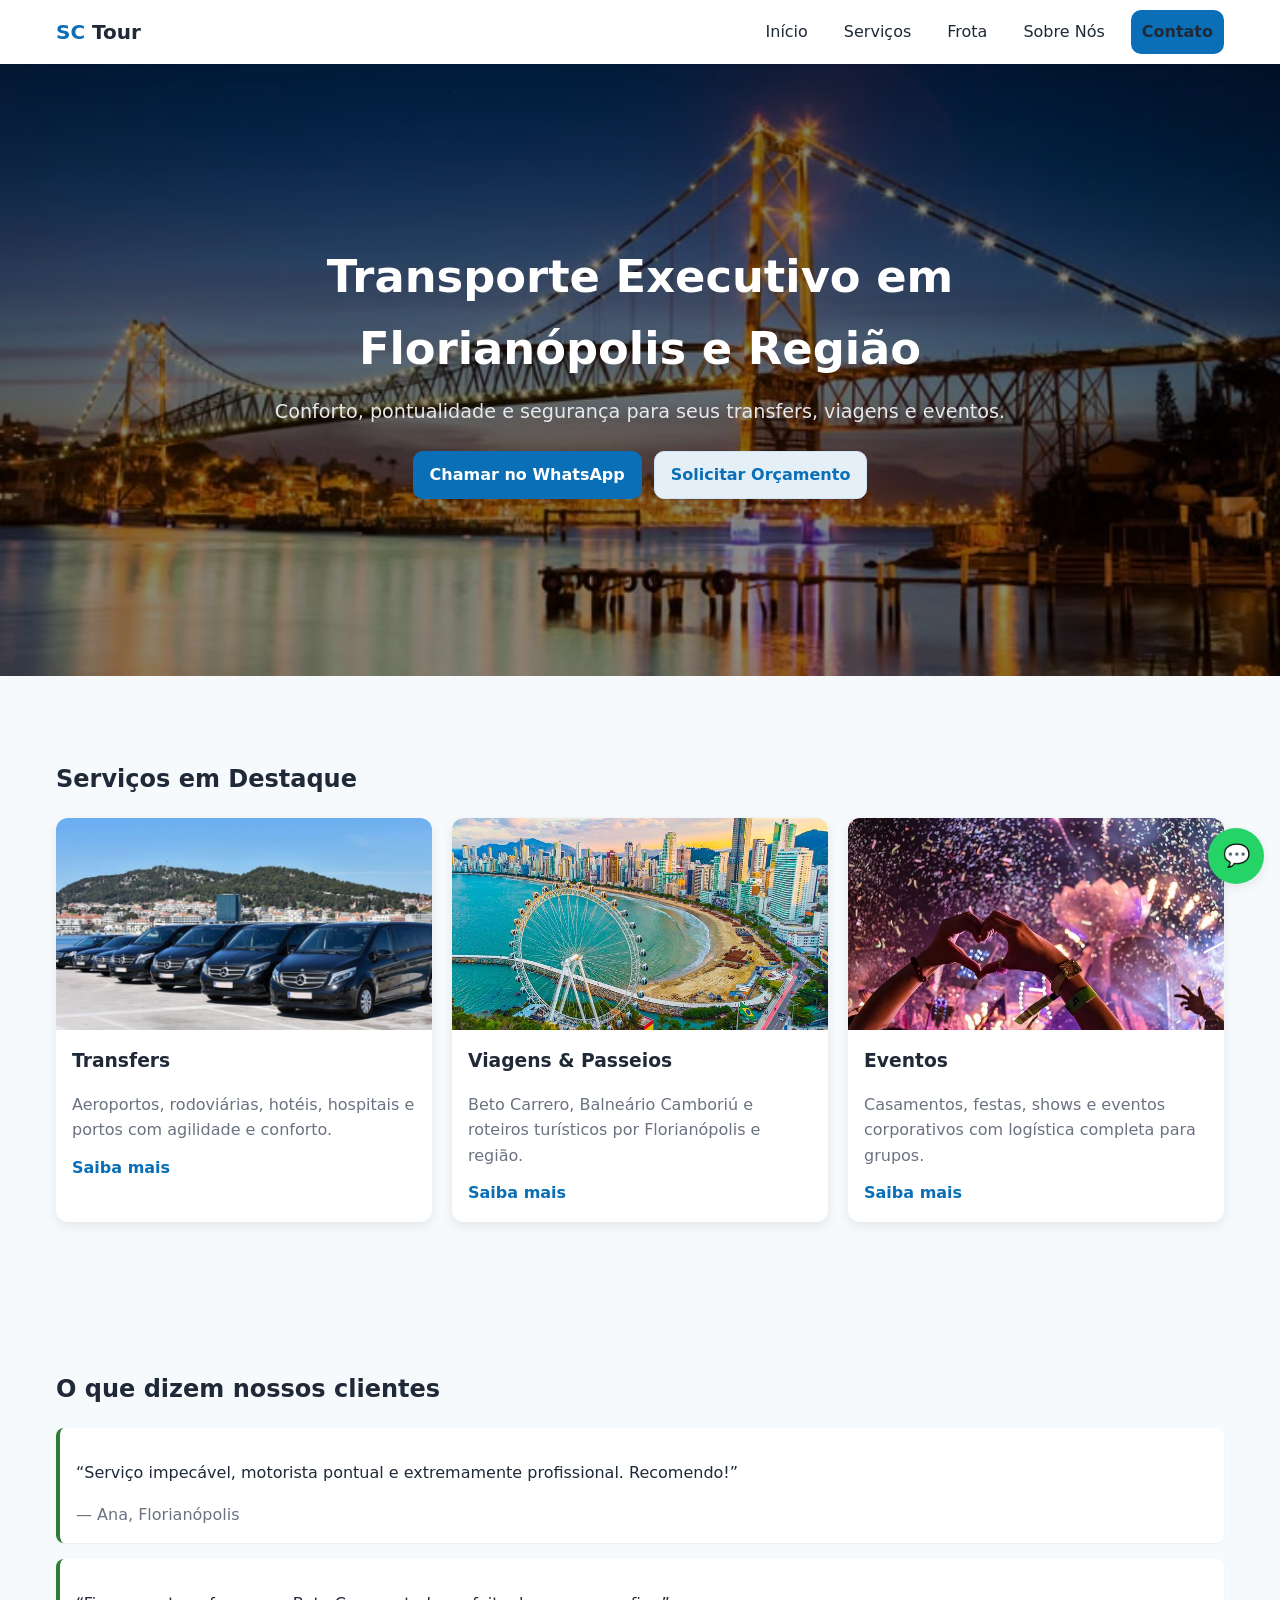
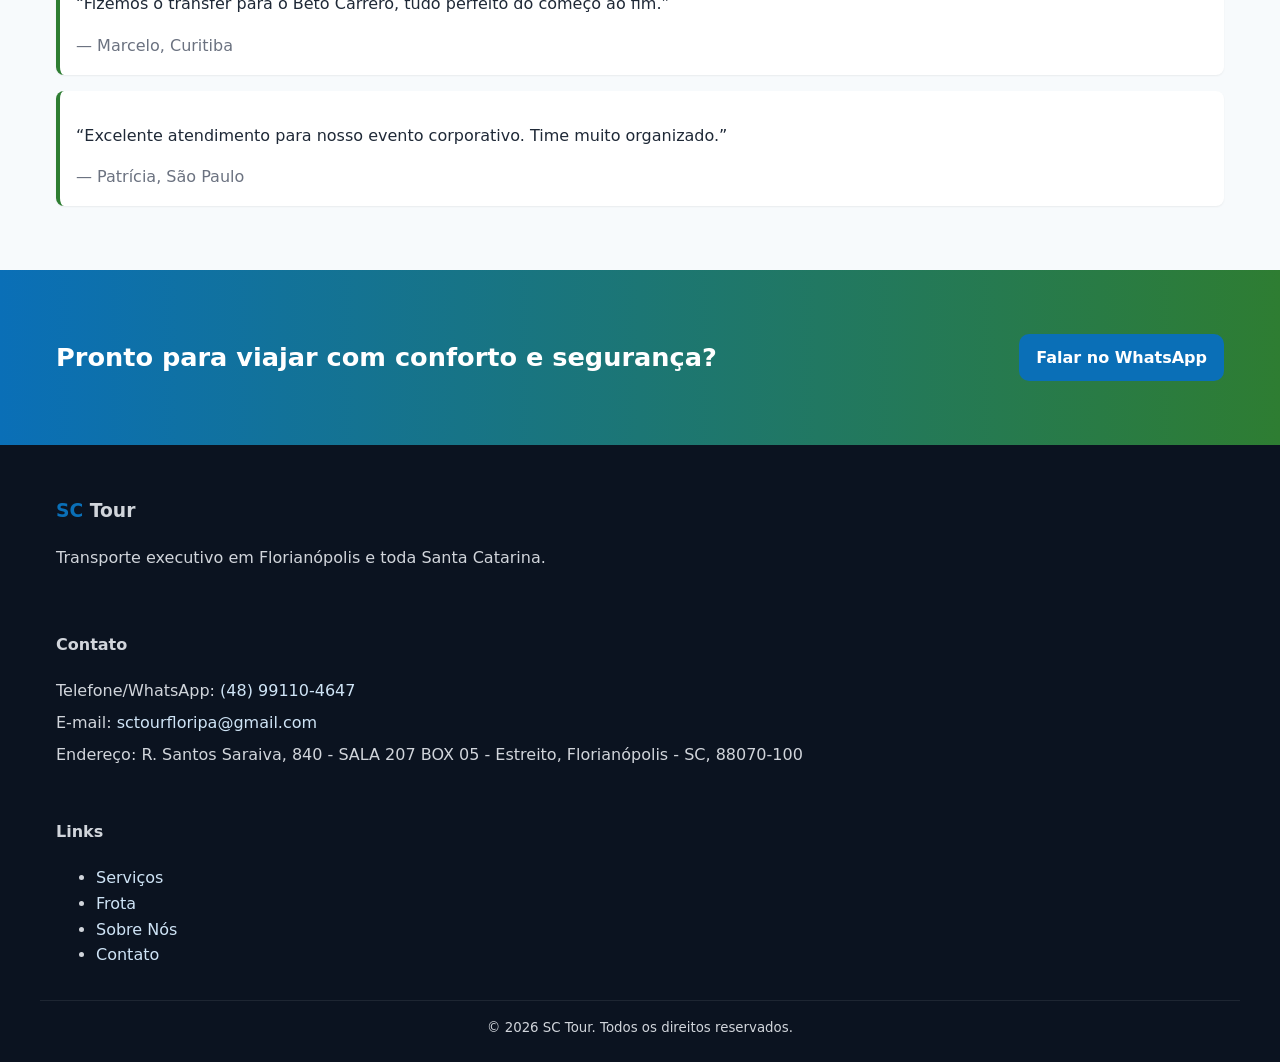
<file: index.html>
<!DOCTYPE html>
<html lang="pt-BR">
<head>
  <meta charset="utf-8" />
  <meta http-equiv="X-UA-Compatible" content="IE=edge" />
  <meta name="viewport" content="width=device-width, initial-scale=1" />
  <title>SC Tour | Transporte Executivo em Florianópolis e Região</title>
  <meta name="description" content="Transporte executivo em Florianópolis e região. Transfers para aeroportos, Beto Carrero, Balneário Camboriú, eventos e passeios. Solicite seu orçamento." />
  <meta name="keywords" content="transporte executivo Florianópolis, transfer Florianópolis, transfer Beto Carreiro, transporte para eventos SC" />
  <link rel="canonical" href="https://sctourfloripa.com.br/" />
  <meta name="format-detection" content="telephone=no" />
  
  <!-- Open Graph -->
  <meta property="og:type" content="website" />
  <meta property="og:title" content="SC Tour | Transporte Executivo em Florianópolis" />
  <meta property="og:description" content="Transfers, viagens e eventos com conforto e segurança. Solicite seu orçamento." />
  <meta property="og:url" content="https://sctourfloripa.com.br/" />
  <meta property="og:image" content="/assets/images/ponte.jpg" />

  <!-- JSON-LD Organization -->
  <script type="application/ld+json">
  {
    "@context": "https://schema.org",
    "@type": "LocalBusiness",
    "name": "SC Tour",
    "image": "assets/images/ponte.jpg",
    "telephone": "+55 48 99110-4647",
    "email": "sctourfloripa@gmail.com",
    "address": {
      "@type": "PostalAddress",
      "streetAddress": "R. Santos Saraiva, 840 - SALA 207 BOX 05",
      "addressLocality": "Florianópolis",
      "addressRegion": "SC",
      "postalCode": "88070-100",
      "addressCountry": "BR"
    },
    "url": "https://sctourfloripa.com.br/",
    "sameAs": []
  }
  </script>

  <link rel="stylesheet" href="assets/css/style.css" />
  <link rel="preload" href="assets/images/ponte.jpg" as="image" />
</head>
<body>
  <header class="site-header">
    <div class="container header-content">
      <a class="logo" href="/"><span>SC</span> Tour</a>
      <nav class="nav" id="primaryNav" aria-label="Principal">
        <button class="nav-toggle" id="navToggle" aria-expanded="false" aria-controls="navMenu">☰</button>
        <ul class="nav-menu" id="navMenu">
          <li><a href="/">Início</a></li>
          <li><a href="servicos.html">Serviços</a></li>
          <li><a href="frota.html">Frota</a></li>
          <li><a href="sobre.html">Sobre Nós</a></li>
          <li><a href="contato.html" class="btn btn-primary">Contato</a></li>
        </ul>
      </nav>
    </div>
  </header>

  <main>
    <section class="hero" style="--hero-image: url('/assets/images/ponte.jpg')">
      <div class="container hero-content">
        <h1>Transporte Executivo em Florianópolis e Região</h1>
        <p>Conforto, pontualidade e segurança para seus transfers, viagens e eventos.</p>
        <div class="hero-ctas">
          <a class="btn btn-primary" href="https://wa.me/5548991104647?text=Olá%2C%20gostaria%20de%20solicitar%20um%20orçamento%20%28site%29." target="_blank" rel="noopener">Chamar no WhatsApp</a>
          <a class="btn btn-secondary" href="contato.html">Solicitar Orçamento</a>
        </div>
      </div>
    </section>

    <section class="section services-highlight">
      <div class="container">
        <h2>Serviços em Destaque</h2>
        <div class="cards">
          <article class="card">
            <img src="/assets/images/mercedes.jpeg" alt="Sedan executivo" loading="lazy" />
            <h3>Transfers</h3>
            <p>Aeroportos, rodoviárias, hotéis, hospitais e portos com agilidade e conforto.</p>
            <a href="servicos.html#transfer" class="card-link">Saiba mais</a>
          </article>
          <article class="card">
            <img src="/assets/images/bc.jpeg" alt="Balneário Camboriú" loading="lazy" />
            <h3>Viagens & Passeios</h3>
            <p>Beto Carrero, Balneário Camboriú e roteiros turísticos por Florianópolis e região.</p>
            <a href="servicos.html#passeios" class="card-link">Saiba mais</a>
          </article>
          <article class="card">
            <img src="/assets/images/show.jpeg" alt="Transporte para eventos" loading="lazy" />
            <h3>Eventos</h3>
            <p>Casamentos, festas, shows e eventos corporativos com logística completa para grupos.</p>
            <a href="servicos.html#eventos" class="card-link">Saiba mais</a>
          </article>
        </div>
      </div>
    </section>

    <section class="section testimonials">
      <div class="container">
        <h2>O que dizem nossos clientes</h2>
        <div class="testimonial-list">
          <blockquote>
            <p>“Serviço impecável, motorista pontual e extremamente profissional. Recomendo!”</p>
            <footer>— Ana, Florianópolis</footer>
          </blockquote>
          <blockquote>
            <p>“Fizemos o transfer para o Beto Carrero, tudo perfeito do começo ao fim.”</p>
            <footer>— Marcelo, Curitiba</footer>
          </blockquote>
          <blockquote>
            <p>“Excelente atendimento para nosso evento corporativo. Time muito organizado.”</p>
            <footer>— Patrícia, São Paulo</footer>
          </blockquote>
        </div>
      </div>
    </section>

    <section class="section cta-bar">
      <div class="container cta-content">
        <h2>Pronto para viajar com conforto e segurança?</h2>
        <a class="btn btn-primary" href="https://wa.me/5548991104647?text=Olá%2C%20gostaria%20de%20solicitar%20um%20orçamento%20%28site%29." target="_blank" rel="noopener">Falar no WhatsApp</a>
      </div>
    </section>
  </main>

  <a href="https://wa.me/5548991104647?text=Olá%2C%20tenho%20uma%20dúvida%20sobre%20os%20serviços." class="whatsapp-fab" target="_blank" rel="noopener" aria-label="WhatsApp">
    <span>💬</span>
  </a>

  <footer class="site-footer">
    <div class="container footer-grid">
      <div>
        <h3><span>SC</span> Tour</h3>
        <p>Transporte executivo em Florianópolis e toda Santa Catarina.</p>
      </div>
      <div>
        <h4>Contato</h4>
        <ul class="contact-list">
          <li>Telefone/WhatsApp: <a href="https://wa.me/5548991104647" target="_blank" rel="noopener">(48) 99110-4647</a></li>
          <li>E-mail: <a href="mailto:sctourfloripa@gmail.com">sctourfloripa@gmail.com</a></li>
          <li>Endereço: R. Santos Saraiva, 840 - SALA 207 BOX 05 - Estreito, Florianópolis - SC, 88070-100</li>
        </ul>
      </div>
      <div>
        <h4>Links</h4>
        <ul class="footer-links">
          <li><a href="servicos.html">Serviços</a></li>
          <li><a href="frota.html">Frota</a></li>
          <li><a href="sobre.html">Sobre Nós</a></li>
          <li><a href="contato.html">Contato</a></li>
        </ul>
      </div>
    </div>
    <div class="container footer-bottom">
      <small>© <span id="year"></span> SC Tour. Todos os direitos reservados.</small>
    </div>
  </footer>

  <script src="assets/js/main.js"></script>
</body>
</html>
</file>
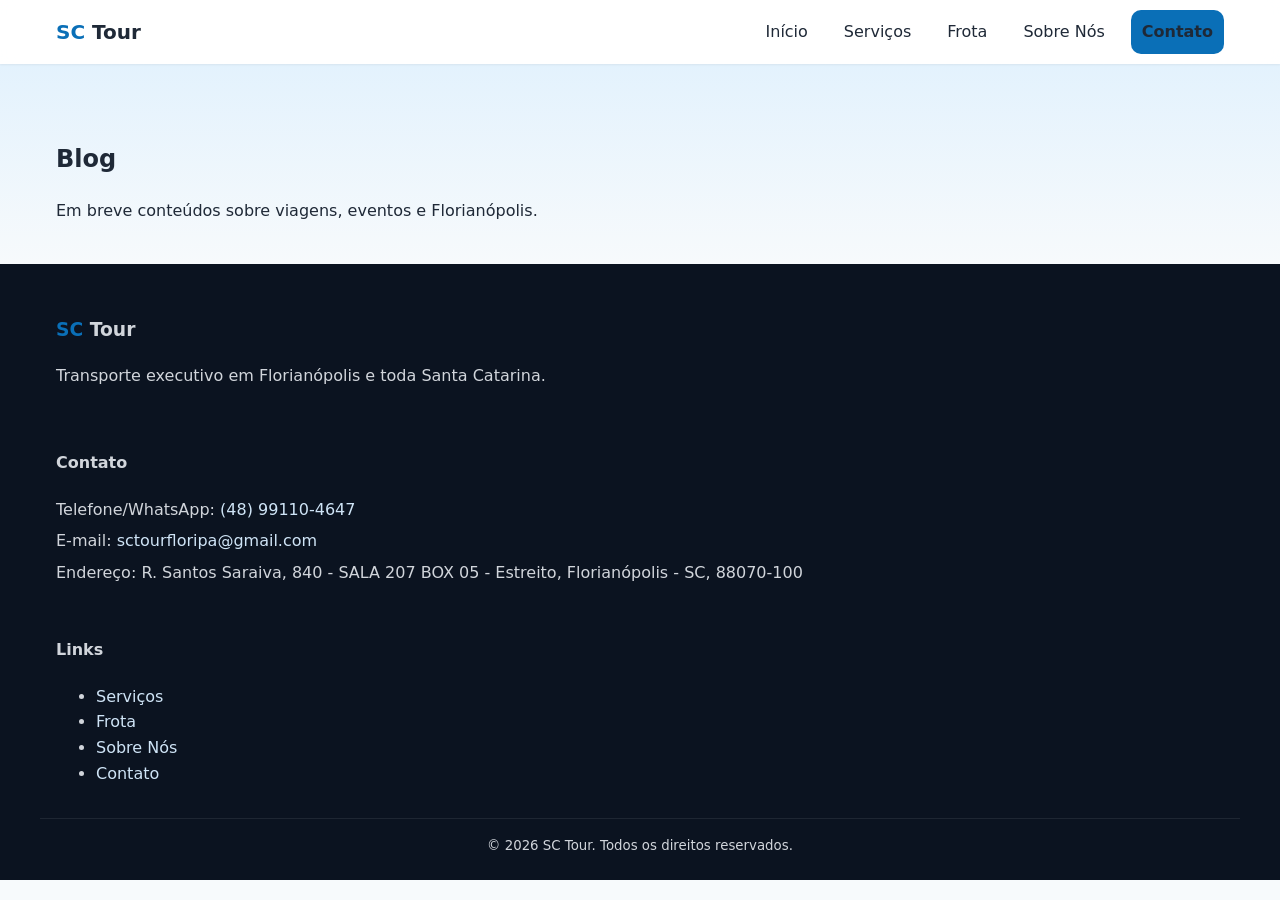
<file: blog.html>
<!DOCTYPE html>
<html lang="pt-BR">
<head>
  <meta charset="utf-8" />
  <meta name="viewport" content="width=device-width, initial-scale=1" />
  <title>Blog | SC Tour</title>
  <meta name="description" content="Dicas de viagem, notícias e eventos em Florianópolis. Em breve." />
  <link rel="canonical" href="https://sctourfloripa.com.br/blog.html" />
  <link rel="stylesheet" href="assets/css/style.css" />
</head>
<body>
  <header class="site-header">
    <div class="container header-content">
      <a class="logo" href="/"><span>SC</span> Tour</a>
      <nav class="nav" aria-label="Principal">
        <button class="nav-toggle" id="navToggle" aria-expanded="false" aria-controls="navMenu">☰</button>
        <ul class="nav-menu" id="navMenu">
          <li><a href="/">Início</a></li>
          <li><a href="servicos.html">Serviços</a></li>
          <li><a href="frota.html">Frota</a></li>
          <li><a href="sobre.html">Sobre Nós</a></li>
          <li><a href="contato.html" class="btn btn-primary">Contato</a></li>
        </ul>
      </nav>
    </div>
  </header>

  <main>
    <section class="page-hero small">
      <div class="container">
        <h1>Blog</h1>
        <p>Em breve conteúdos sobre viagens, eventos e Florianópolis.</p>
      </div>
    </section>
  </main>

  <footer class="site-footer">
    <div class="container footer-grid">
      <div>
        <h3><span>SC</span> Tour</h3>
        <p>Transporte executivo em Florianópolis e toda Santa Catarina.</p>
      </div>
      <div>
        <h4>Contato</h4>
        <ul class="contact-list">
          <li>Telefone/WhatsApp: <a href="https://wa.me/5548991104647" target="_blank" rel="noopener">(48) 99110-4647</a></li>
          <li>E-mail: <a href="mailto:sctourfloripa@gmail.com">sctourfloripa@gmail.com</a></li>
          <li>Endereço: R. Santos Saraiva, 840 - SALA 207 BOX 05 - Estreito, Florianópolis - SC, 88070-100</li>
        </ul>
      </div>
      <div>
        <h4>Links</h4>
        <ul class="footer-links">
          <li><a href="servicos.html">Serviços</a></li>
          <li><a href="frota.html">Frota</a></li>
          <li><a href="sobre.html">Sobre Nós</a></li>
          <li><a href="contato.html">Contato</a></li>
        </ul>
      </div>
    </div>
    <div class="container footer-bottom">
      <small>© <span id="year"></span> SC Tour. Todos os direitos reservados.</small>
    </div>
  </footer>

  <script src="assets/js/main.js"></script>
</body>
</html>
</file>
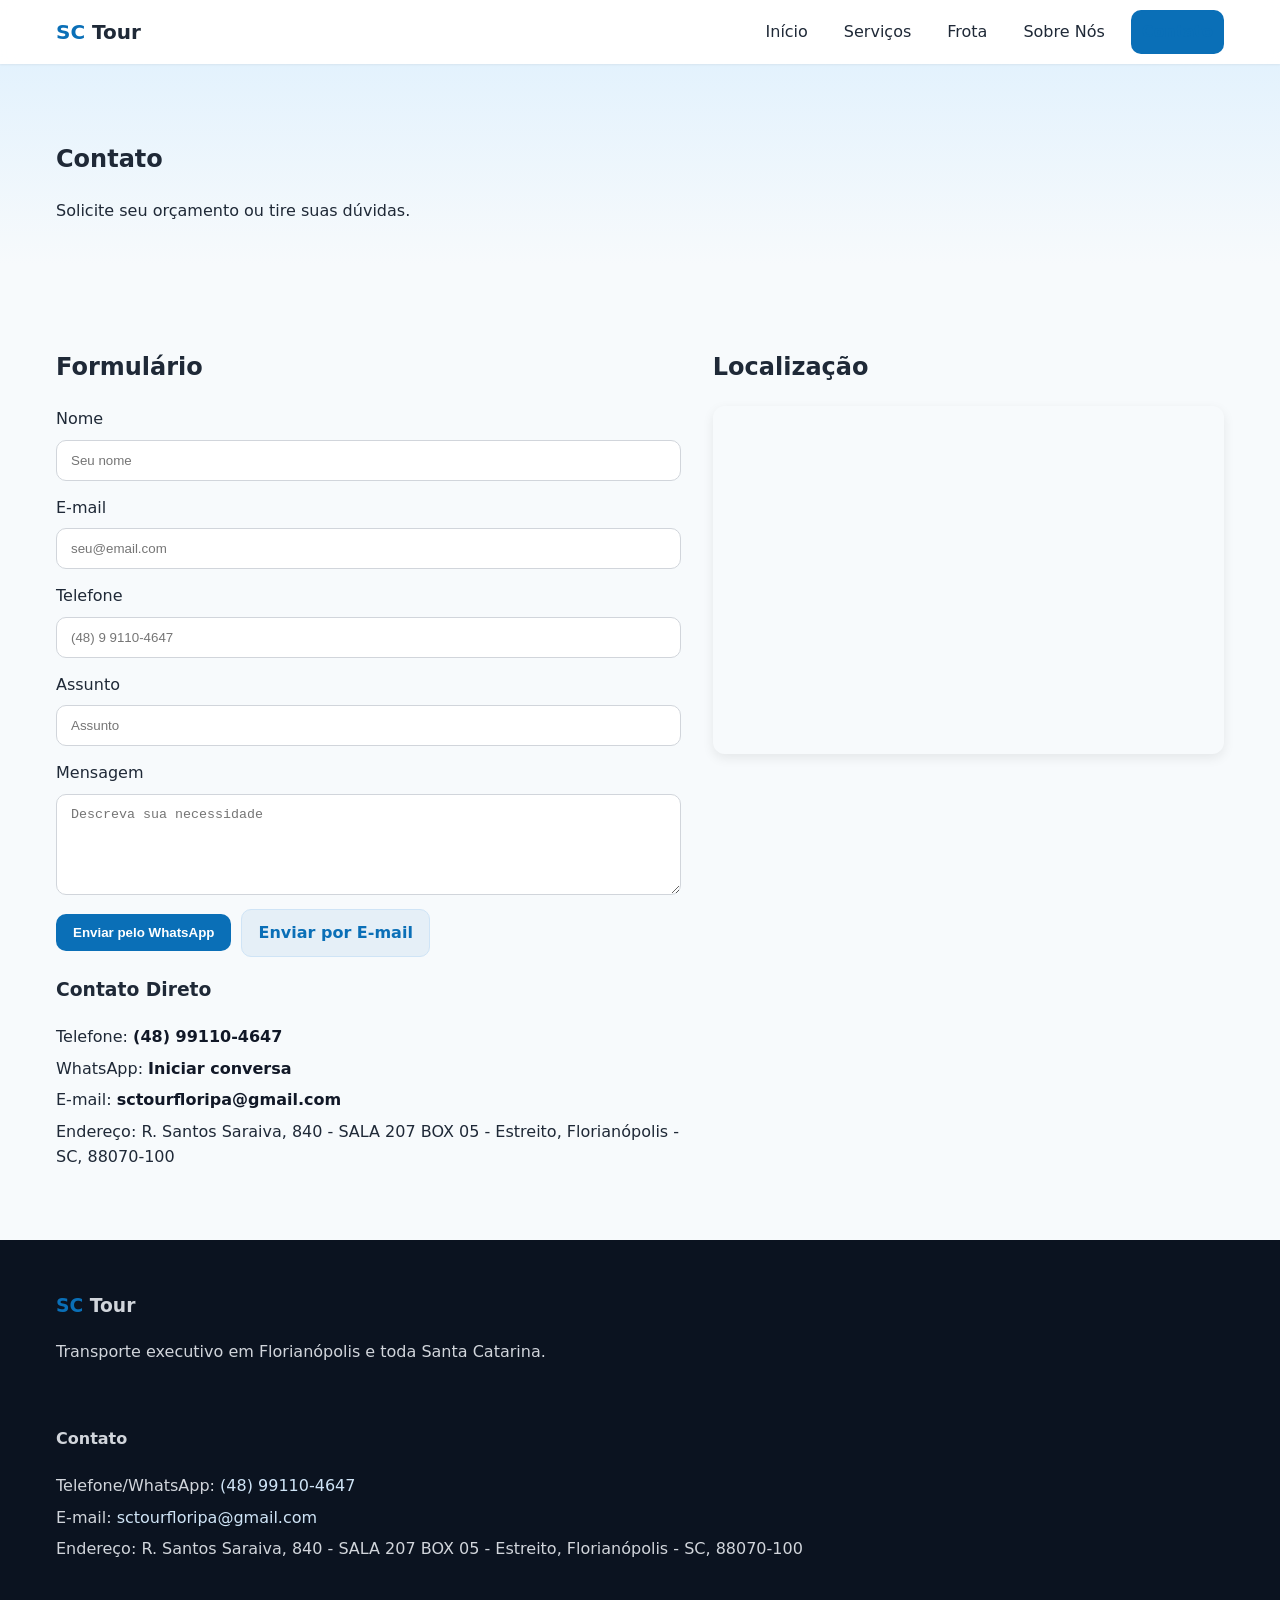
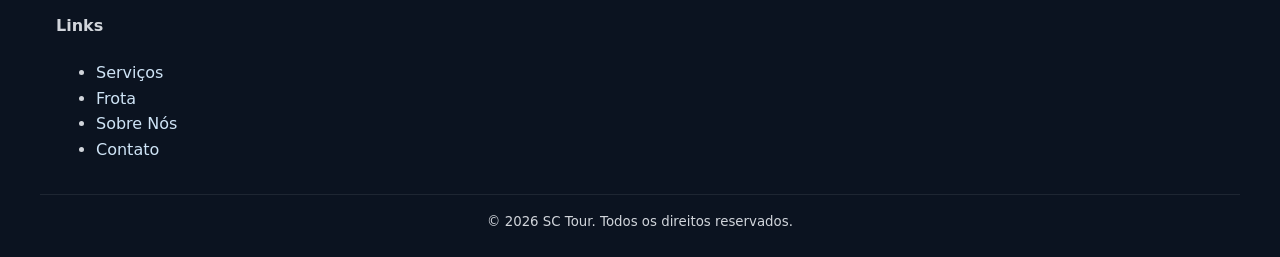
<file: contato.html>
<!DOCTYPE html>
<html lang="pt-BR">
<head>
  <meta charset="utf-8" />
  <meta name="viewport" content="width=device-width, initial-scale=1" />
  <title>Contato | SC Tour</title>
  <meta name="description" content="Solicite seu orçamento de transporte executivo em Florianópolis. Fale por WhatsApp, e-mail ou preencha o formulário." />
  <link rel="canonical" href="https://sctourfloripa.com.br/contato.html" />
  <link rel="stylesheet" href="assets/css/style.css" />
</head>
<body>
  <header class="site-header">
    <div class="container header-content">
      <a class="logo" href="/"><span>SC</span> Tour</a>
      <nav class="nav" aria-label="Principal">
        <button class="nav-toggle" id="navToggle" aria-expanded="false" aria-controls="navMenu">☰</button>
        <ul class="nav-menu" id="navMenu">
          <li><a href="/">Início</a></li>
          <li><a href="servicos.html">Serviços</a></li>
          <li><a href="frota.html">Frota</a></li>
          <li><a href="sobre.html">Sobre Nós</a></li>
          <li><a class="active btn btn-primary" href="contato.html">Contato</a></li>
        </ul>
      </nav>
    </div>
  </header>

  <main>
    <section class="page-hero small">
      <div class="container">
        <h1>Contato</h1>
        <p>Solicite seu orçamento ou tire suas dúvidas.</p>
      </div>
    </section>

    <section class="section">
      <div class="container contact-grid">
        <div>
          <h2>Formulário</h2>
          <form id="contactForm" class="form">
            <div class="form-row">
              <label for="name">Nome</label>
              <input id="name" name="name" type="text" placeholder="Seu nome" required />
            </div>
            <div class="form-row">
              <label for="email">E-mail</label>
              <input id="email" name="email" type="email" placeholder="seu@email.com" required />
            </div>
            <div class="form-row">
              <label for="phone">Telefone</label>
              <input id="phone" name="phone" type="tel" placeholder="(48) 9 9110-4647" required />
            </div>
            <div class="form-row">
              <label for="subject">Assunto</label>
              <input id="subject" name="subject" type="text" placeholder="Assunto" required />
            </div>
            <div class="form-row">
              <label for="message">Mensagem</label>
              <textarea id="message" name="message" rows="5" placeholder="Descreva sua necessidade" required></textarea>
            </div>
            <div class="actions">
              <button type="submit" class="btn btn-primary">Enviar pelo WhatsApp</button>
              <a id="mailtoFallback" class="btn btn-secondary" href="mailto:sctourfloripa@gmail.com">Enviar por E-mail</a>
            </div>
          </form>

          <div class="contact-direct">
            <h3>Contato Direto</h3>
            <ul class="contact-list">
              <li>Telefone: <a href="tel:+5548991104647">(48) 99110-4647</a></li>
              <li>WhatsApp: <a href="https://wa.me/5548991104647" target="_blank" rel="noopener">Iniciar conversa</a></li>
              <li>E-mail: <a href="mailto:sctourfloripa@gmail.com">sctourfloripa@gmail.com</a></li>
              <li>Endereço: R. Santos Saraiva, 840 - SALA 207 BOX 05 - Estreito, Florianópolis - SC, 88070-100</li>
            </ul>
          </div>
        </div>
        <div>
          <h2>Localização</h2>
          <div class="map-wrapper">
            <iframe title="Mapa - SC Tour" width="100%" height="340" style="border:0;" loading="lazy" allowfullscreen
              src="https://www.google.com/maps?q=R.%20Santos%20Saraiva%2C%20840%20-%20SALA%20207%20BOX%2005%20-%20Estreito%2C%20Florian%C3%B3polis%20-%20SC%2C%2088070-100&output=embed"></iframe>
          </div>
        </div>
      </div>
    </section>
  </main>

  <footer class="site-footer">
    <div class="container footer-grid">
      <div>
        <h3><span>SC</span> Tour</h3>
        <p>Transporte executivo em Florianópolis e toda Santa Catarina.</p>
      </div>
      <div>
        <h4>Contato</h4>
        <ul class="contact-list">
          <li>Telefone/WhatsApp: <a href="https://wa.me/5548991104647" target="_blank" rel="noopener">(48) 99110-4647</a></li>
          <li>E-mail: <a href="mailto:sctourfloripa@gmail.com">sctourfloripa@gmail.com</a></li>
          <li>Endereço: R. Santos Saraiva, 840 - SALA 207 BOX 05 - Estreito, Florianópolis - SC, 88070-100</li>
        </ul>
      </div>
      <div>
        <h4>Links</h4>
        <ul class="footer-links">
          <li><a href="servicos.html">Serviços</a></li>
          <li><a href="frota.html">Frota</a></li>
          <li><a href="sobre.html">Sobre Nós</a></li>
          <li><a href="contato.html">Contato</a></li>
        </ul>
      </div>
    </div>
    <div class="container footer-bottom">
      <small>© <span id="year"></span> SC Tour. Todos os direitos reservados.</small>
    </div>
  </footer>

  <script src="assets/js/main.js"></script>
</body>
</html>
</file>
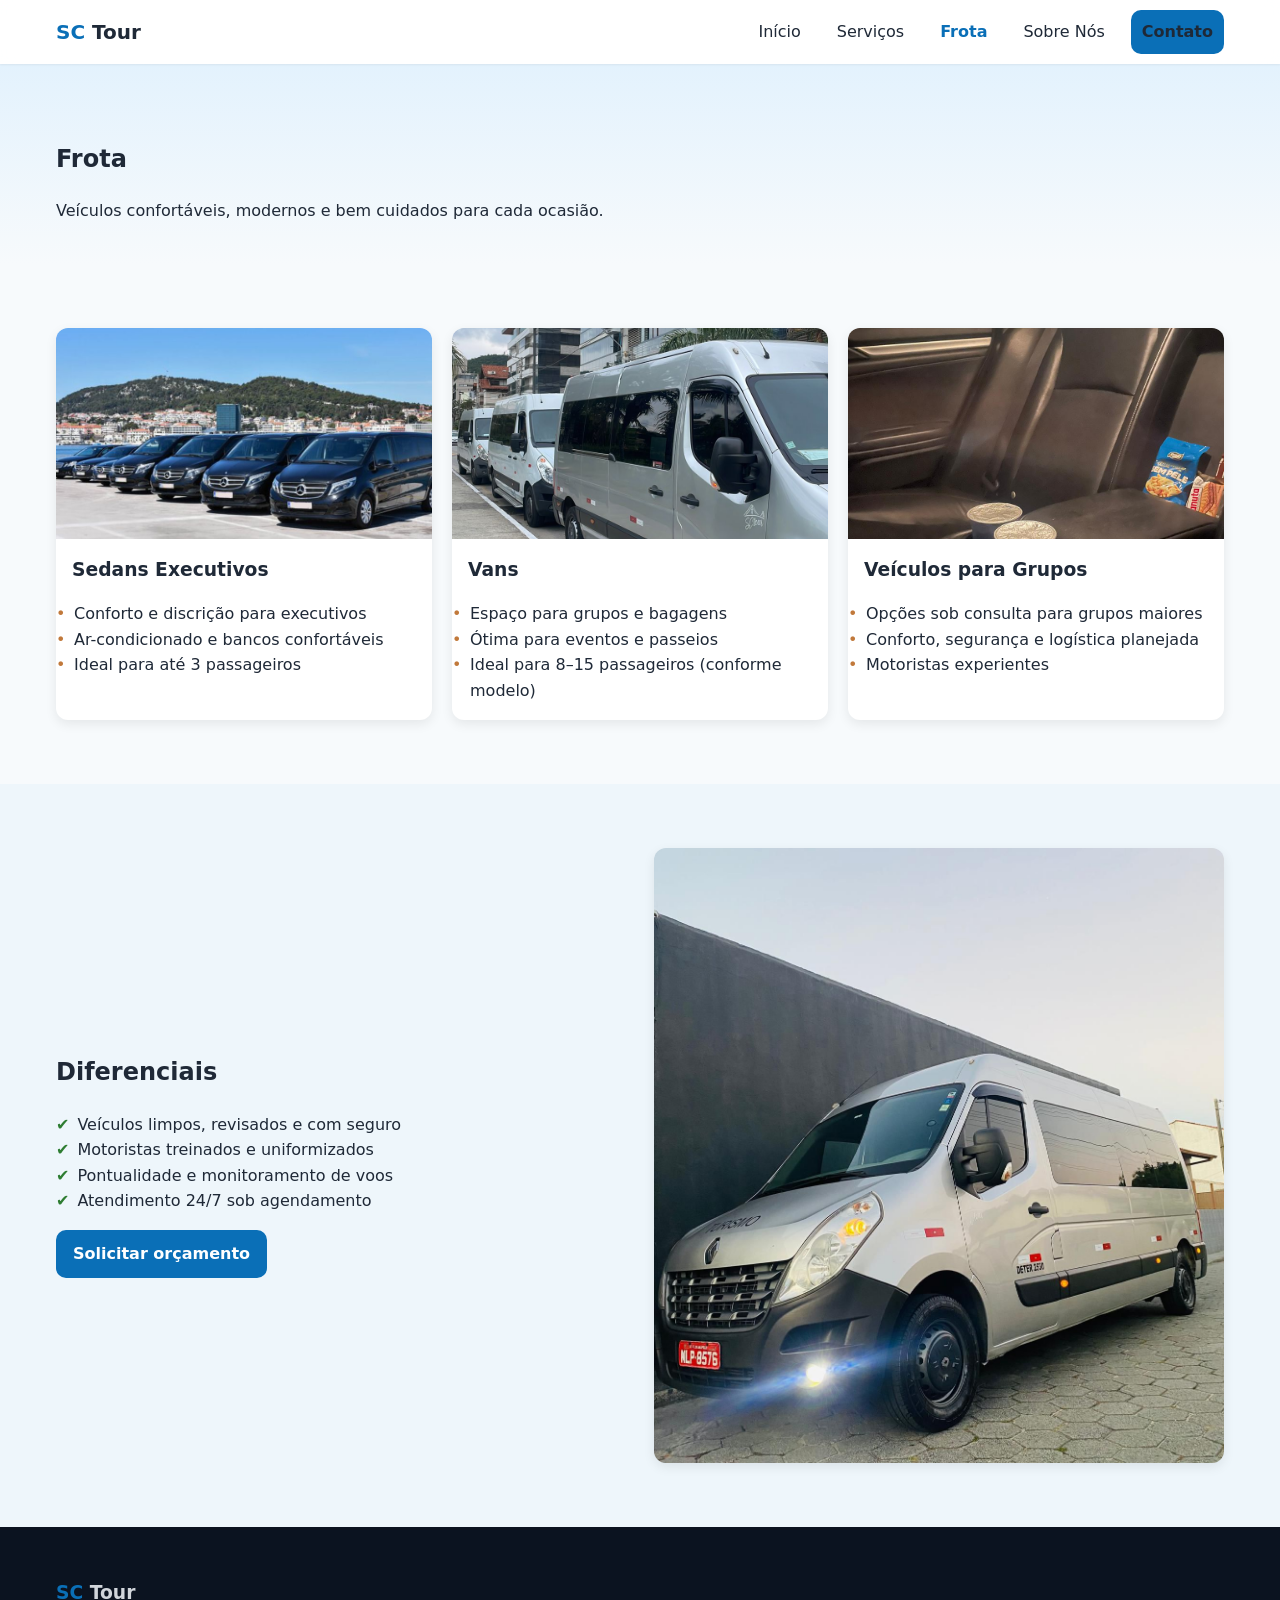
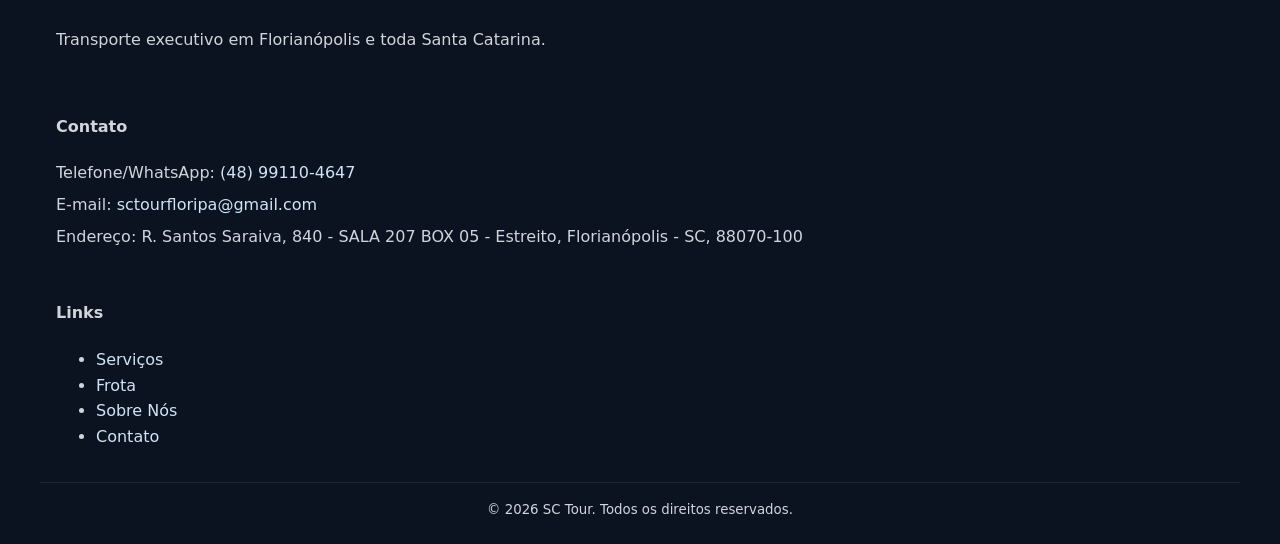
<file: frota.html>
<!DOCTYPE html>
<html lang="pt-BR">
<head>
  <meta charset="utf-8" />
  <meta name="viewport" content="width=device-width, initial-scale=1" />
  <title>Frota | SC Tour</title>
  <meta name="description" content="Conheça a frota da SC Tour: sedans executivos, vans e veículos para grupos. Conforto, segurança e capacidade adequadas para sua necessidade." />
  <link rel="canonical" href="https://sctourfloripa.com.br/frota.html" />
  <link rel="stylesheet" href="assets/css/style.css" />
</head>
<body>
  <header class="site-header">
    <div class="container header-content">
      <a class="logo" href="/"><span>SC</span> Tour</a>
      <nav class="nav" aria-label="Principal">
        <button class="nav-toggle" id="navToggle" aria-expanded="false" aria-controls="navMenu">☰</button>
        <ul class="nav-menu" id="navMenu">
          <li><a href="/">Início</a></li>
          <li><a href="servicos.html">Serviços</a></li>
          <li><a class="active" href="frota.html">Frota</a></li>
          <li><a href="sobre.html">Sobre Nós</a></li>
          <li><a href="contato.html" class="btn btn-primary">Contato</a></li>
        </ul>
      </nav>
    </div>
  </header>

  <main>
    <section class="page-hero small">
      <div class="container">
        <h1>Frota</h1>
        <p>Veículos confortáveis, modernos e bem cuidados para cada ocasião.</p>
      </div>
    </section>

    <section class="section">
      <div class="container cards">
        <article class="card">
          <img src="assets/images/mercedes.jpg" alt="Sedan executivo" loading="lazy" />
          <h3>Sedans Executivos</h3>
          <ul class="bullet-list">
            <li>Conforto e discrição para executivos</li>
            <li>Ar-condicionado e bancos confortáveis</li>
            <li>Ideal para até 3 passageiros</li>
          </ul>
        </article>
        <article class="card">
          <img src="assets/images/van3.jpeg" alt="Van executiva" loading="lazy" />
          <h3>Vans</h3>
          <ul class="bullet-list">
            <li>Espaço para grupos e bagagens</li>
            <li>Ótima para eventos e passeios</li>
            <li>Ideal para 8–15 passageiros (conforme modelo)</li>
          </ul>
        </article>
        <article class="card">
          <img src="assets/images/carro4.jpeg" alt="Veículo para grupos" loading="lazy" />
          <h3>Veículos para Grupos</h3>
          <ul class="bullet-list">
            <li>Opções sob consulta para grupos maiores</li>
            <li>Conforto, segurança e logística planejada</li>
            <li>Motoristas experientes</li>
          </ul>
        </article>
      </div>
    </section>

    <section class="section alt">
      <div class="container two-col">
        <div>
          <h2>Diferenciais</h2>
          <ul class="check-list">
            <li>Veículos limpos, revisados e com seguro</li>
            <li>Motoristas treinados e uniformizados</li>
            <li>Pontualidade e monitoramento de voos</li>
            <li>Atendimento 24/7 sob agendamento</li>
          </ul>
          <div class="actions">
            <a class="btn btn-primary" href="https://wa.me/5548991104647?text=Olá%2C%20gostaria%20de%20informações%20sobre%20a%20frota%20%28site%29." target="_blank" rel="noopener">Solicitar orçamento</a>
          </div>
        </div>
        <div>
          <img class="rounded" src="assets/images/van2.jpeg" alt="Interior de van executiva" loading="lazy" />
        </div>
      </div>
    </section>
  </main>

  <footer class="site-footer">
    <div class="container footer-grid">
      <div>
        <h3><span>SC</span> Tour</h3>
        <p>Transporte executivo em Florianópolis e toda Santa Catarina.</p>
      </div>
      <div>
        <h4>Contato</h4>
        <ul class="contact-list">
          <li>Telefone/WhatsApp: <a href="https://wa.me/5548991104647" target="_blank" rel="noopener">(48) 99110-4647</a></li>
          <li>E-mail: <a href="mailto:sctourfloripa@gmail.com">sctourfloripa@gmail.com</a></li>
          <li>Endereço: R. Santos Saraiva, 840 - SALA 207 BOX 05 - Estreito, Florianópolis - SC, 88070-100</li>
        </ul>
      </div>
      <div>
        <h4>Links</h4>
        <ul class="footer-links">
          <li><a href="servicos.html">Serviços</a></li>
          <li><a href="frota.html">Frota</a></li>
          <li><a href="sobre.html">Sobre Nós</a></li>
          <li><a href="contato.html">Contato</a></li>
        </ul>
      </div>
    </div>
    <div class="container footer-bottom">
      <small>© <span id="year"></span> SC Tour. Todos os direitos reservados.</small>
    </div>
  </footer>

  <script src="assets/js/main.js"></script>
</body>
</html>
</file>
<file: assets/css/style.css>
/* Base and variables */
:root {
  --color-primary: #0a6fb7; /* ocean blue */
  --color-primary-600: #085d98;
  --color-secondary: #2e7d32; /* forest green */
  --color-accent: #c1793b; /* earthy orange */
  --color-bg: #f7fafc;
  --color-surface: #ffffff;
  --color-text: #1f2937;
  --color-muted: #6b7280;
  --shadow-sm: 0 1px 2px rgba(0,0,0,0.06);
  --shadow-md: 0 4px 12px rgba(0,0,0,0.08);
  --radius: 12px;
  --max-w: 1200px;
}
* { box-sizing: border-box; }
html { scroll-behavior: smooth; }
body {
  margin: 0;
  font-family: system-ui, -apple-system, Segoe UI, Roboto, Ubuntu, Cantarell, Noto Sans, Helvetica, Arial, "Apple Color Emoji", "Segoe UI Emoji";
  color: var(--color-text);
  background: var(--color-bg);
  line-height: 1.6;
}
img { max-width: 100%; height: auto; display: block; }
a { color: var(--color-primary); text-decoration: none; }
a:hover { color: var(--color-primary-600); }

.container { width: 100%; max-width: var(--max-w); padding: 0 16px; margin: 0 auto; }
.section { padding: 64px 0; }
.section.alt { background: #eef6fb; }
.page-hero.small { padding: 56px 0 24px; background: linear-gradient(180deg, #e3f2fd, transparent); }

/* Header */
.site-header { position: sticky; top: 0; z-index: 50; background: rgba(255,255,255,0.9); backdrop-filter: blur(8px); box-shadow: var(--shadow-sm); }
.header-content { display: flex; align-items: center; justify-content: space-between; height: 64px; }
.logo { font-weight: 700; font-size: 1.25rem; color: var(--color-text); }
.logo span { color: var(--color-primary); }

.nav-toggle { display: none; background: none; border: 1px solid #e5e7eb; padding: 8px 12px; border-radius: 8px; }
.nav-menu { display: flex; gap: 16px; list-style: none; margin: 0; padding: 0; align-items: center; }
.nav-menu a { padding: 8px 10px; color: var(--color-text); }
.nav-menu a.active { color: var(--color-primary); font-weight: 600; }

/* Hero */
.hero {
  position: relative; color: #fff; display: grid; place-items: center;
  background: linear-gradient(180deg, rgba(0,0,0,0.5), rgba(0,0,0,0.45)), var(--hero-image) center/cover no-repeat;
  min-height: 68vh;
}
.hero-content { text-align: center; max-width: 880px; padding: 48px 16px; }
.hero h1 { font-size: clamp(1.8rem, 3.5vw, 3rem); margin: 0 0 12px; }
.hero p { font-size: clamp(1rem, 1.5vw, 1.25rem); margin: 0 0 24px; color: #e5e7eb; }
.hero-ctas { display: flex; gap: 12px; justify-content: center; flex-wrap: wrap; }

/* Cards */
.cards { display: grid; grid-template-columns: repeat(12, 1fr); gap: 20px; }
.card { grid-column: span 12; background: var(--color-surface); border-radius: var(--radius); overflow: hidden; box-shadow: var(--shadow-md); }
.card img { aspect-ratio: 16/9; object-fit: cover; }
.card h3 { margin: 16px; }
.card p { margin: 0 16px 12px; color: var(--color-muted); }
.card .card-link { display: inline-block; margin: 0 16px 16px; font-weight: 600; }

/* Lists */
.check-list, .bullet-list { padding-left: 0; list-style: none; }
.check-list li::before { content: "✔"; color: var(--color-secondary); margin-right: 8px; }
.bullet-list li { position: relative; padding-left: 18px; }
.bullet-list li::before { content: "•"; position: absolute; left: 0; color: var(--color-accent); }

/* Two columns */
.two-col { display: grid; grid-template-columns: 1fr; gap: 28px; align-items: center; }
.rounded { border-radius: var(--radius); box-shadow: var(--shadow-md); }

/* CTA Bar */
.cta-bar { background: linear-gradient(90deg, var(--color-primary), var(--color-secondary)); color: #fff; }
.cta-content { display: flex; align-items: center; justify-content: space-between; gap: 12px; }
.cta-content h2 { margin: 0; font-size: clamp(1.25rem, 2vw, 1.75rem); }

/* Buttons */
.btn { display: inline-block; padding: 10px 16px; border-radius: 10px; font-weight: 600; border: 1px solid transparent; transition: transform .05s ease, background .2s ease; }
.btn:hover { transform: translateY(-1px); }
.btn-primary { background: var(--color-primary); color: #fff; }
.btn-primary:hover { background: var(--color-primary-600); }
.btn-secondary { background: #e5eff7; color: var(--color-primary); border-color: #cfe4f6; }

/* Forms */
.form { display: grid; gap: 14px; }
.form-row { display: grid; gap: 8px; }
input, textarea { width: 100%; padding: 12px 14px; border-radius: 10px; border: 1px solid #d1d5db; background: #fff; color: var(--color-text); }
input:focus, textarea:focus { outline: 3px solid rgba(10,111,183,0.2); border-color: var(--color-primary); }
.actions { display: flex; gap: 10px; flex-wrap: wrap; align-items: center; }

/* Contact */
.contact-grid { display: grid; grid-template-columns: 1fr; gap: 32px; }
.map-wrapper { border-radius: var(--radius); overflow: hidden; box-shadow: var(--shadow-md); }
.contact-list { list-style: none; padding: 0; margin: 0; }
.contact-list li { margin: 6px 0; }
.contact-direct .contact-list a { color: #111827; font-weight: 700; }

/* Testimonials */
.testimonial-list { display: grid; gap: 16px; }
blockquote { background: var(--color-surface); border-left: 4px solid var(--color-secondary); padding: 16px; margin: 0; border-radius: 8px; box-shadow: var(--shadow-sm); }
blockquote footer { color: var(--color-muted); margin-top: 6px; }

/* Footer */
.site-footer { background: #0b1320; color: #d1d5db; padding-top: 32px; }
.site-footer h3 span { color: var(--color-primary); }
.footer-grid { display: grid; grid-template-columns: 1fr; gap: 24px; }
.site-footer .footer-links a, .site-footer .contact-list a { color: #cfe4f6; }
.footer-bottom { display: flex; align-items: center; justify-content: center; padding: 16px 0 24px; border-top: 1px solid rgba(255,255,255,0.08); margin-top: 16px; }

/* WhatsApp FAB */
.whatsapp-fab { position: fixed; right: 16px; bottom: 16px; background: #25d366; color: #fff; width: 56px; height: 56px; display: grid; place-items: center; border-radius: 50%; box-shadow: var(--shadow-md); font-size: 22px; }
.whatsapp-fab:hover { filter: brightness(0.95); }

/* Responsive */
@media (min-width: 680px) {
  .two-col { grid-template-columns: 1fr 1fr; }
  .cards { grid-template-columns: repeat(12, 1fr); }
  .card { grid-column: span 4; }
  .contact-grid { grid-template-columns: 1.1fr .9fr; }
}

@media (max-width: 860px) {
  .nav-toggle { display: inline-block; }
  .nav-menu { position: absolute; right: 16px; top: 64px; flex-direction: column; background: #ffffff; padding: 12px; border-radius: 10px; display: none; width: min(260px, calc(100% - 32px)); box-shadow: var(--shadow-md); }
  .nav-menu.show { display: flex; }
}
</file>
